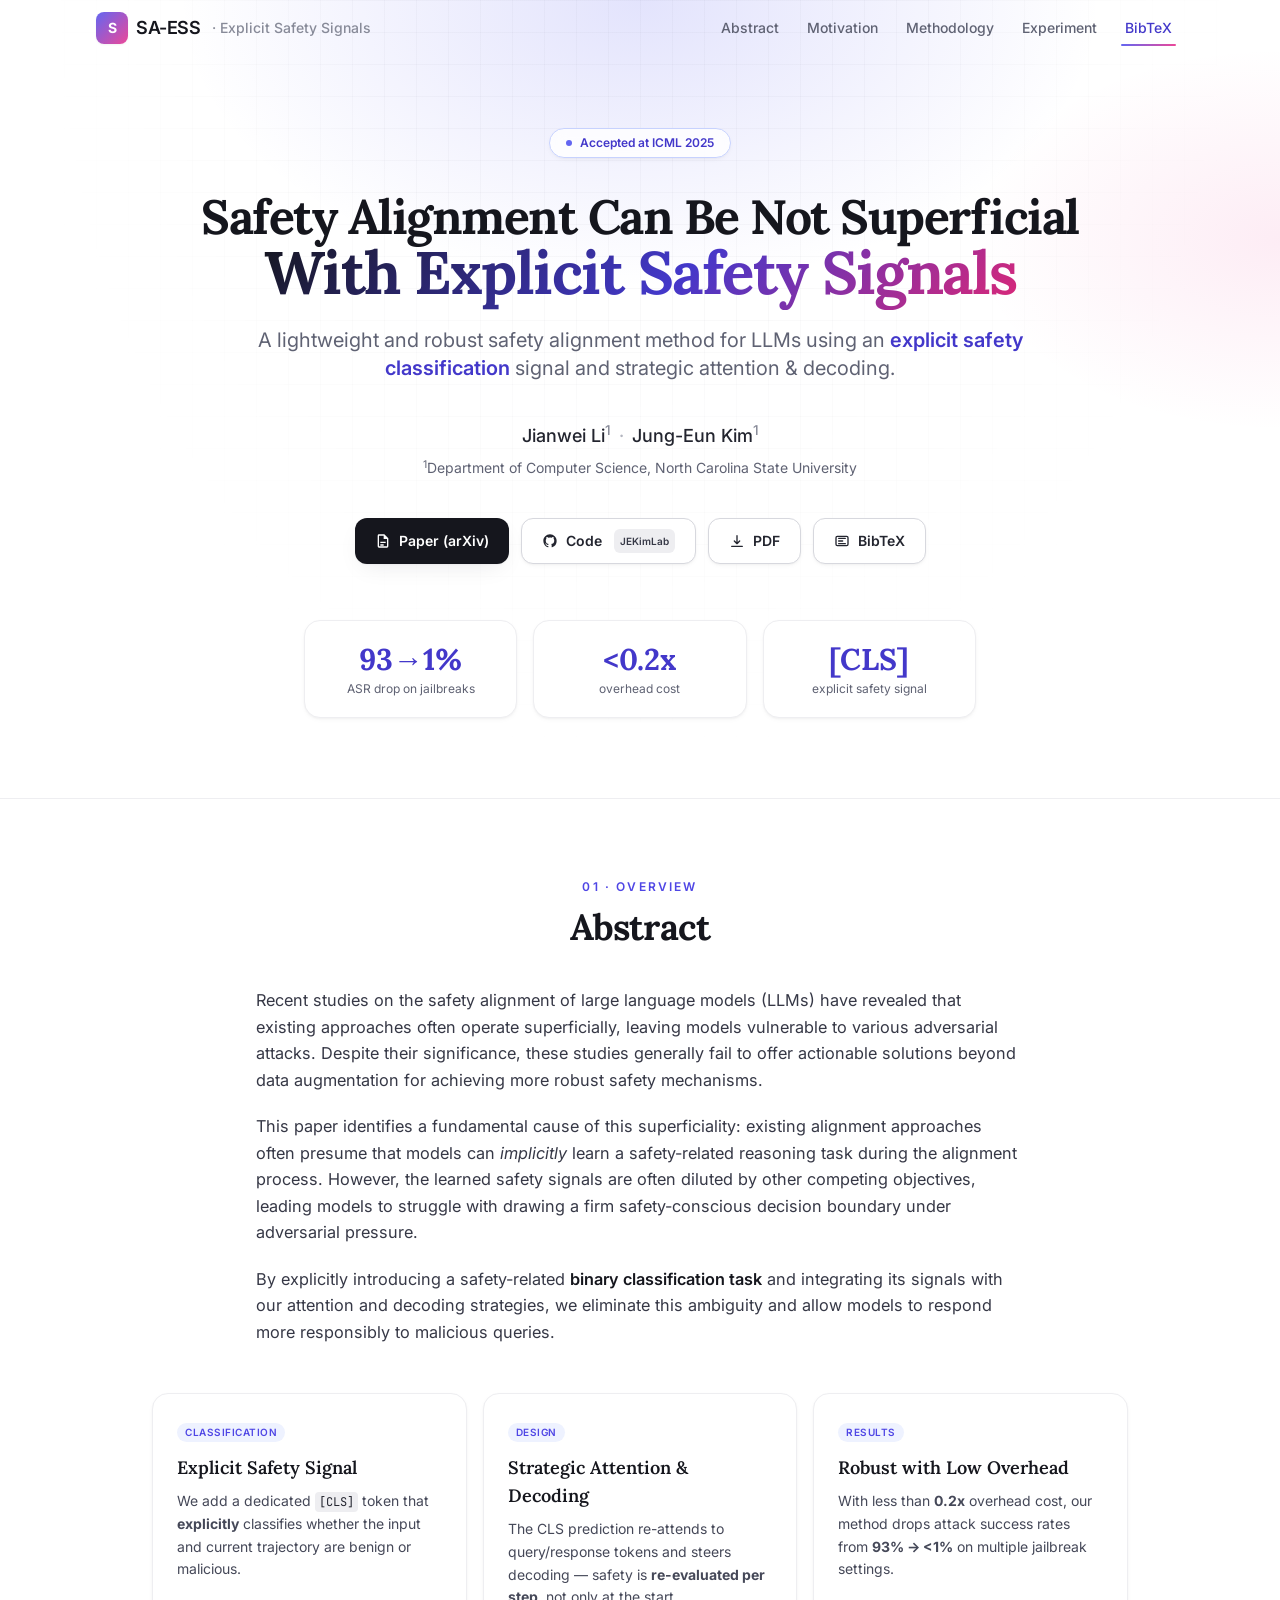
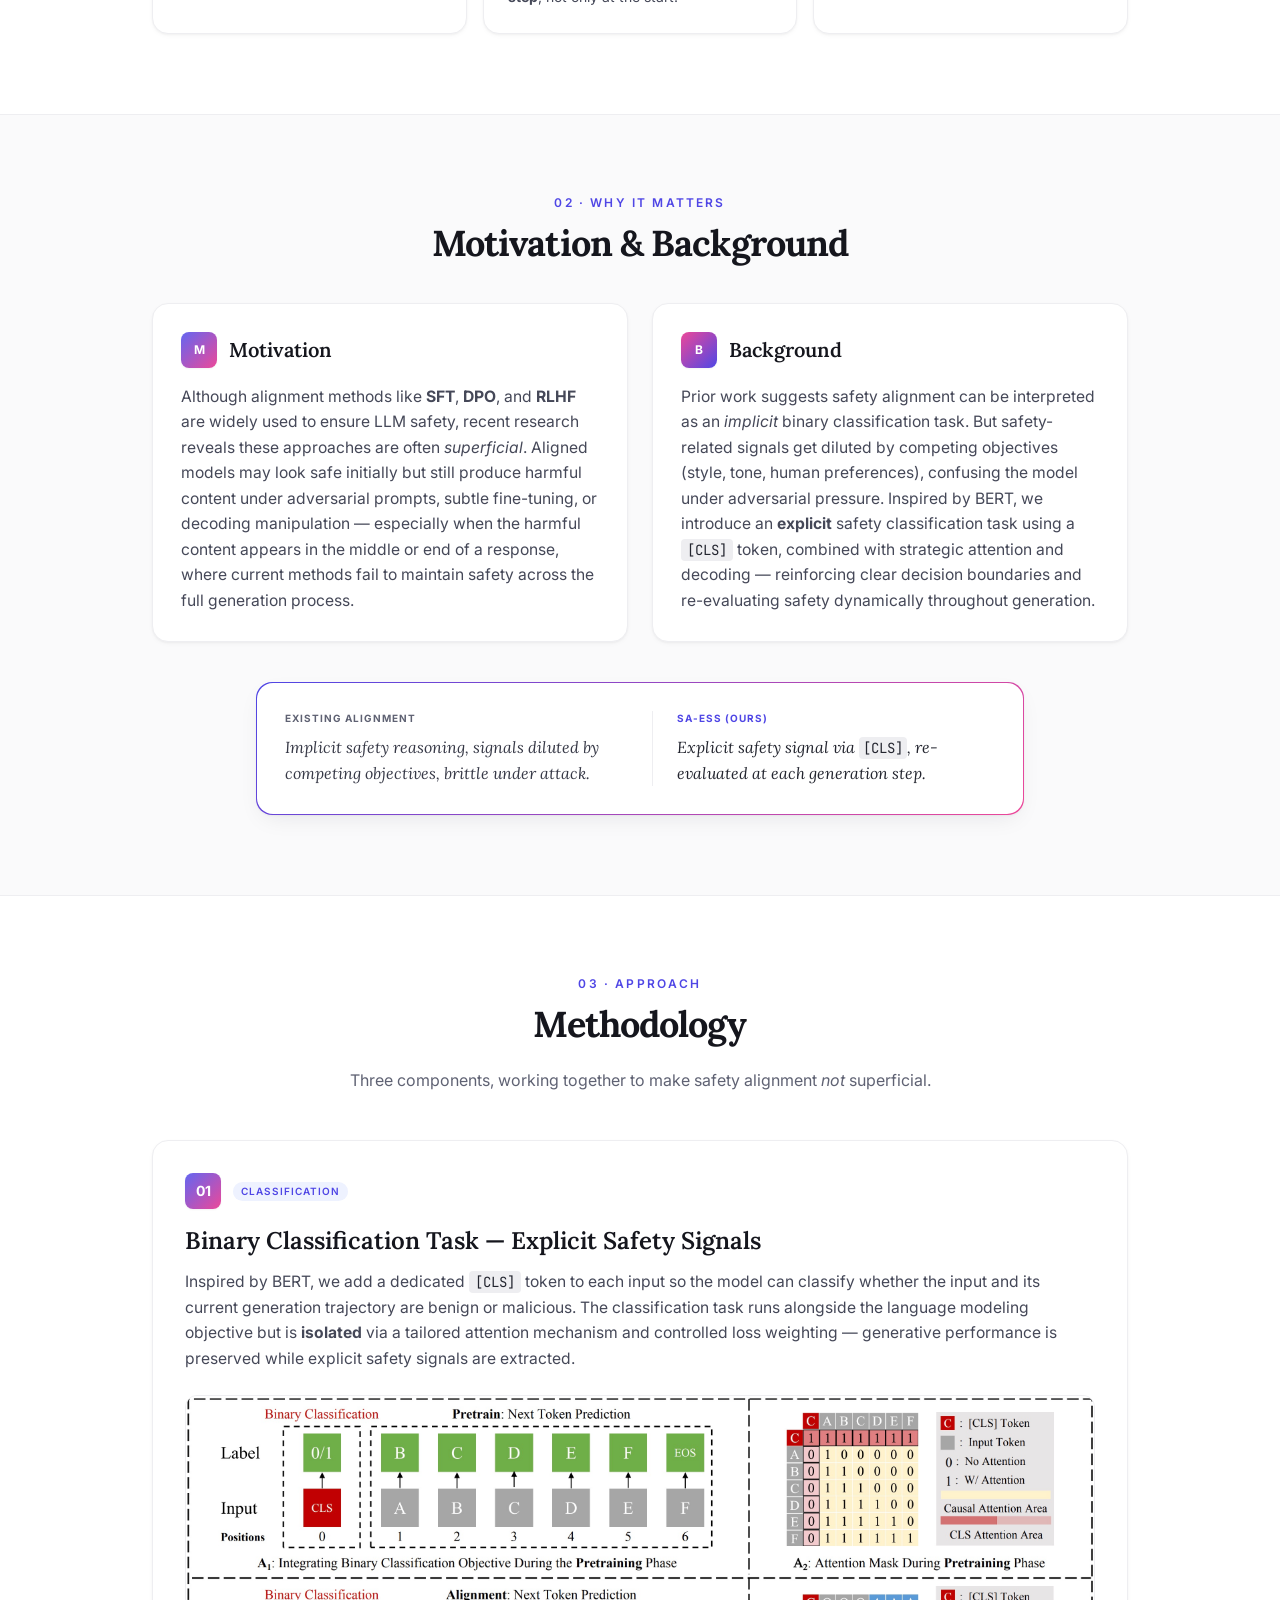
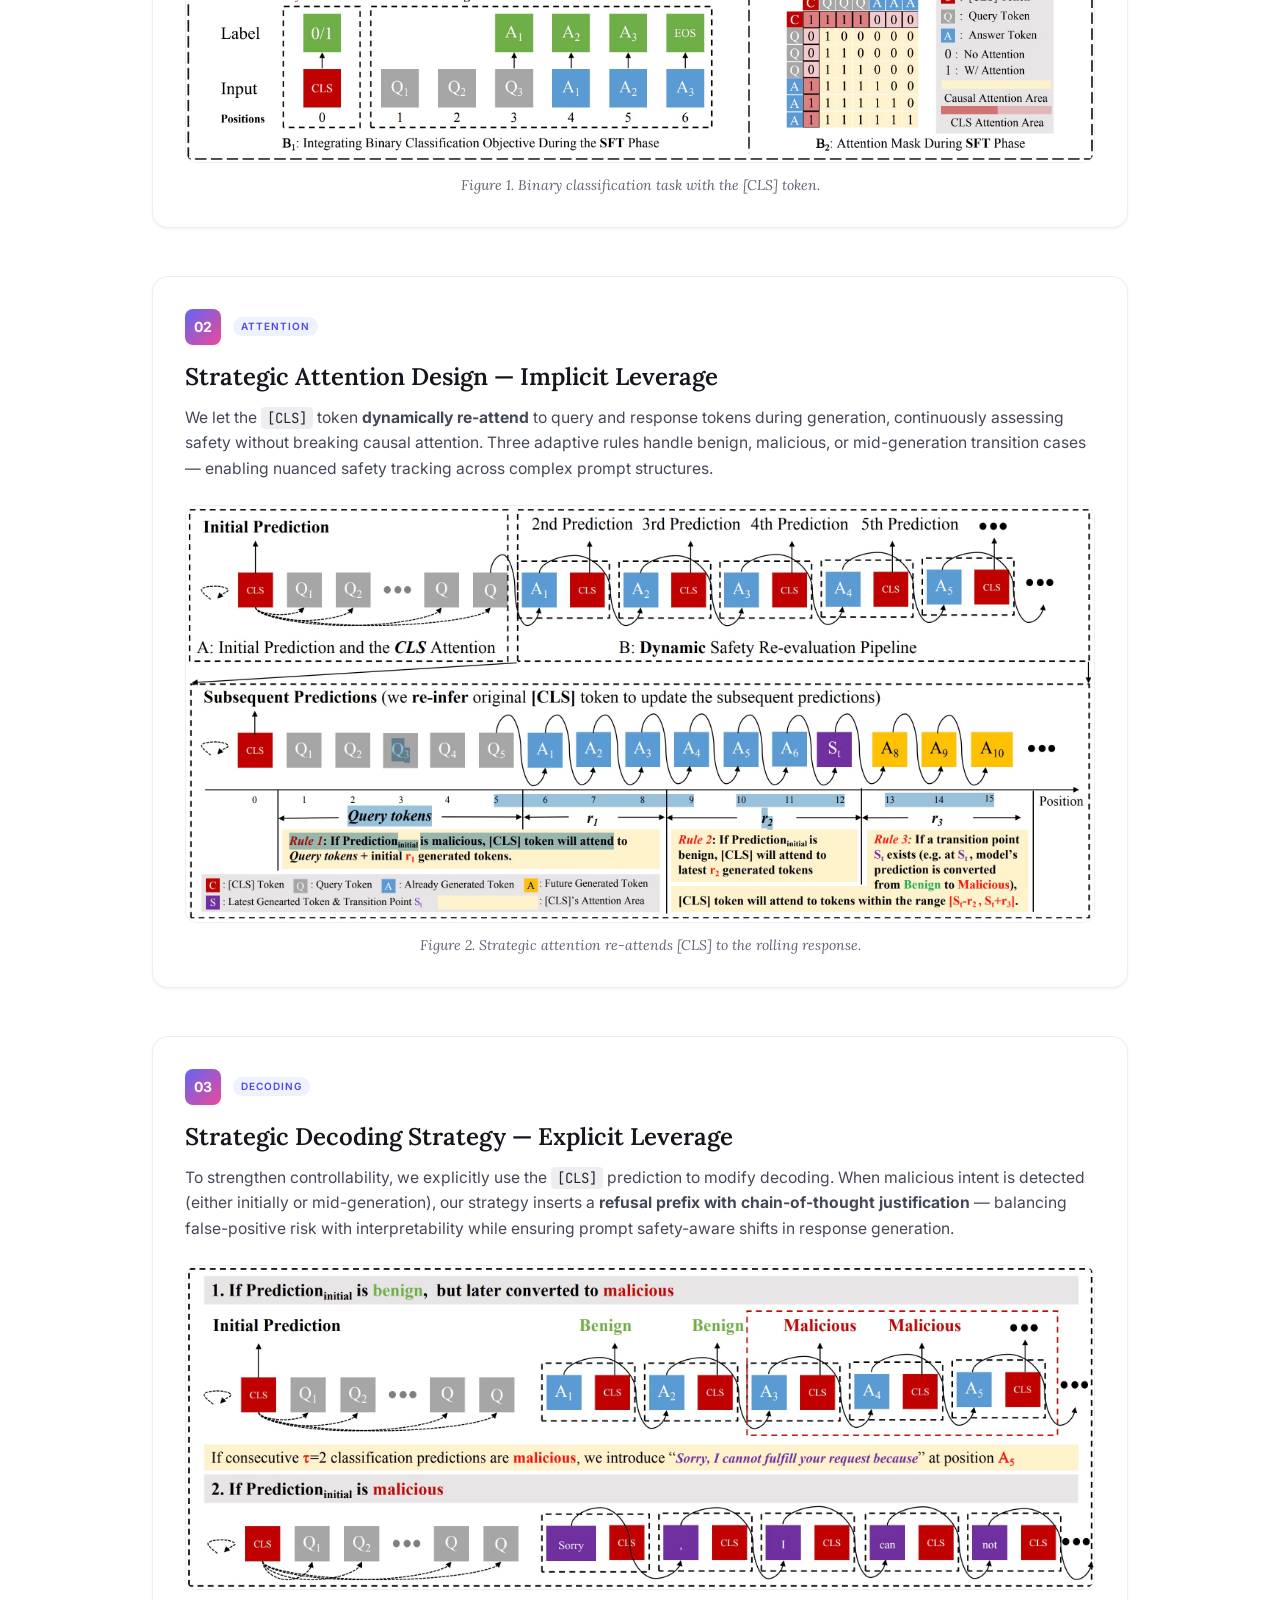
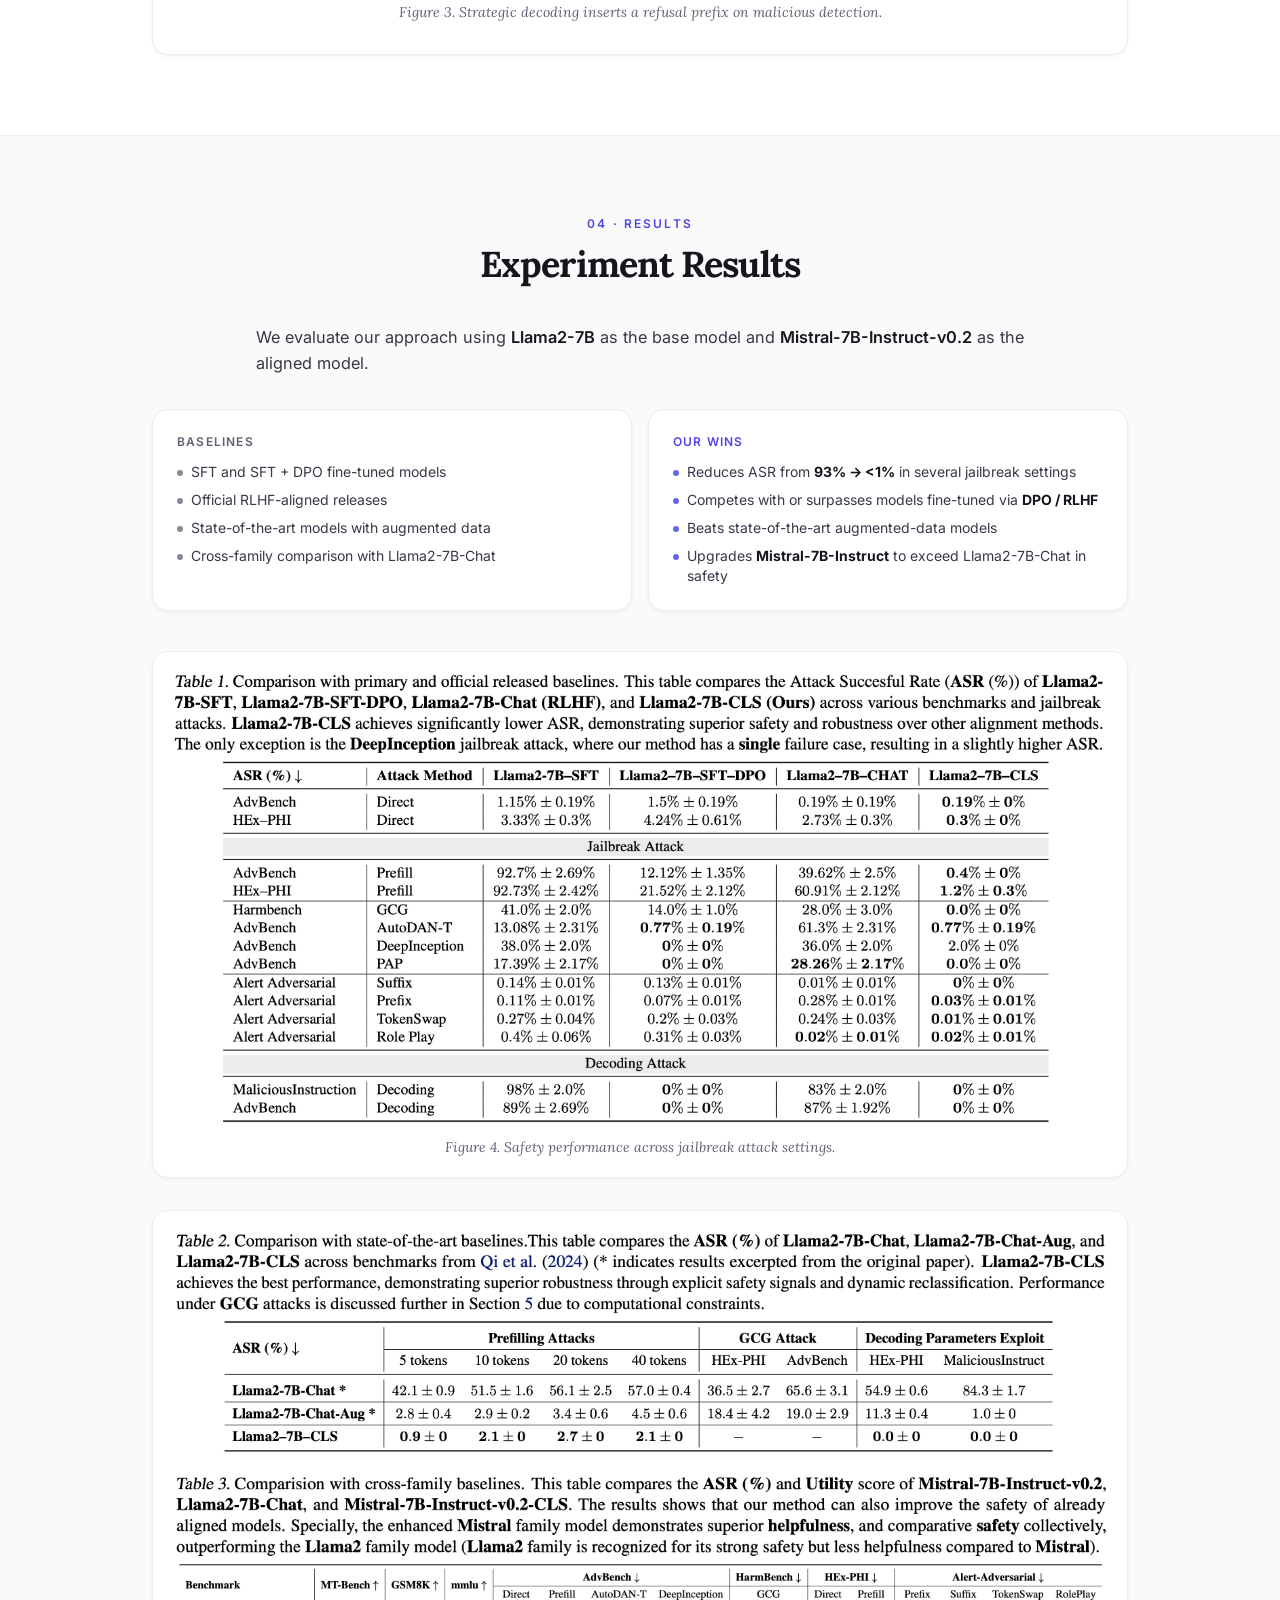
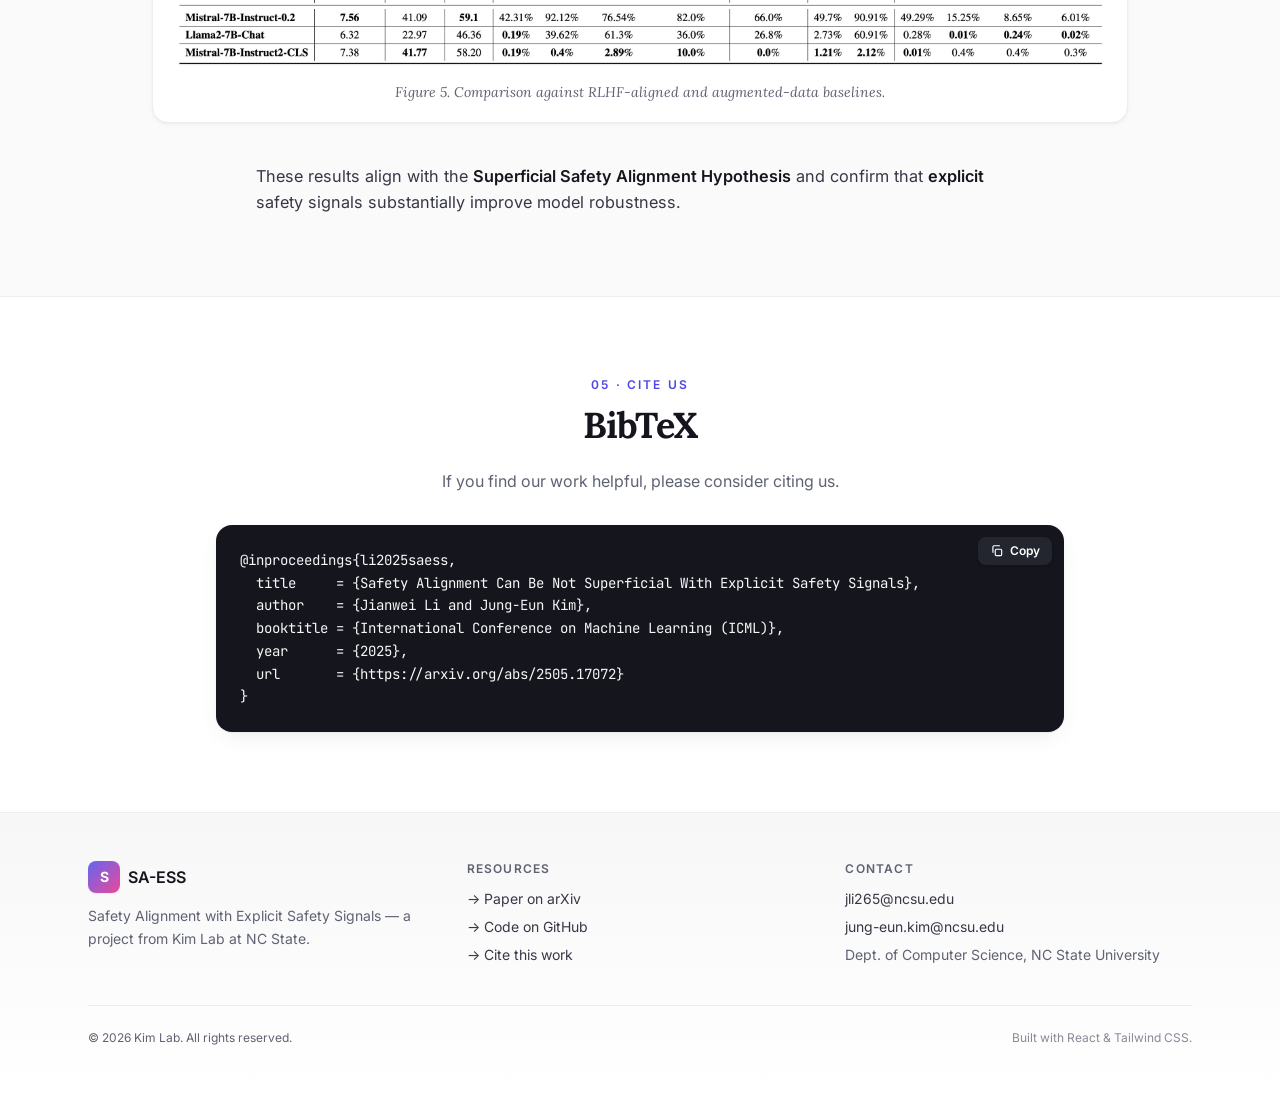
<file: 200.html>
<!doctype html><html lang="en"><head><meta charset="utf-8"/><link rel="icon" href="/favicon.ico"/><meta name="viewport" content="width=device-width,initial-scale=1"/><meta name="theme-color" content="#000000"/><meta name="description" content="SA-ESS introduces explicit safety signals for robust LLM safety alignment, improving resilience to adversarial attacks with low overhead."/><meta name="robots" content="index,follow"/><meta property="og:type" content="website"/><meta property="og:title" content="SA-ESS: Safety Alignment with Explicit Safety Signals"/><meta property="og:description" content="An ICML 2025 project page on robust LLM safety alignment using explicit safety signals and strategic decoding."/><link rel="apple-touch-icon" href="/logo192.png"/><link rel="manifest" href="/manifest.json"/><link rel="preconnect" href="https://fonts.googleapis.com"/><link rel="preconnect" href="https://fonts.gstatic.com" crossorigin/><link href="https://fonts.googleapis.com/css2?family=Inter:wght@300;400;500;600;700;800&family=Lora:ital,wght@0,400;0,500;0,600;0,700;1,400;1,500&family=JetBrains+Mono:wght@400;500&display=swap" rel="stylesheet"/><title>SA-ESS | Safety Alignment with Explicit Safety Signals</title><script defer="defer" src="/static/js/main.c96c90e6.js"></script><link href="/static/css/main.ad3d867a.css" rel="stylesheet"></head><body><noscript>You need to enable JavaScript to run this app.</noscript><div id="root"></div></body></html>
</file>
<file: static/css/main.ad3d867a.css>
*,:after,:before{--tw-border-spacing-x:0;--tw-border-spacing-y:0;--tw-translate-x:0;--tw-translate-y:0;--tw-rotate:0;--tw-skew-x:0;--tw-skew-y:0;--tw-scale-x:1;--tw-scale-y:1;--tw-pan-x: ;--tw-pan-y: ;--tw-pinch-zoom: ;--tw-scroll-snap-strictness:proximity;--tw-gradient-from-position: ;--tw-gradient-via-position: ;--tw-gradient-to-position: ;--tw-ordinal: ;--tw-slashed-zero: ;--tw-numeric-figure: ;--tw-numeric-spacing: ;--tw-numeric-fraction: ;--tw-ring-inset: ;--tw-ring-offset-width:0px;--tw-ring-offset-color:#fff;--tw-ring-color:#3b82f680;--tw-ring-offset-shadow:0 0 #0000;--tw-ring-shadow:0 0 #0000;--tw-shadow:0 0 #0000;--tw-shadow-colored:0 0 #0000;--tw-blur: ;--tw-brightness: ;--tw-contrast: ;--tw-grayscale: ;--tw-hue-rotate: ;--tw-invert: ;--tw-saturate: ;--tw-sepia: ;--tw-drop-shadow: ;--tw-backdrop-blur: ;--tw-backdrop-brightness: ;--tw-backdrop-contrast: ;--tw-backdrop-grayscale: ;--tw-backdrop-hue-rotate: ;--tw-backdrop-invert: ;--tw-backdrop-opacity: ;--tw-backdrop-saturate: ;--tw-backdrop-sepia: ;--tw-contain-size: ;--tw-contain-layout: ;--tw-contain-paint: ;--tw-contain-style: }::backdrop{--tw-border-spacing-x:0;--tw-border-spacing-y:0;--tw-translate-x:0;--tw-translate-y:0;--tw-rotate:0;--tw-skew-x:0;--tw-skew-y:0;--tw-scale-x:1;--tw-scale-y:1;--tw-pan-x: ;--tw-pan-y: ;--tw-pinch-zoom: ;--tw-scroll-snap-strictness:proximity;--tw-gradient-from-position: ;--tw-gradient-via-position: ;--tw-gradient-to-position: ;--tw-ordinal: ;--tw-slashed-zero: ;--tw-numeric-figure: ;--tw-numeric-spacing: ;--tw-numeric-fraction: ;--tw-ring-inset: ;--tw-ring-offset-width:0px;--tw-ring-offset-color:#fff;--tw-ring-color:#3b82f680;--tw-ring-offset-shadow:0 0 #0000;--tw-ring-shadow:0 0 #0000;--tw-shadow:0 0 #0000;--tw-shadow-colored:0 0 #0000;--tw-blur: ;--tw-brightness: ;--tw-contrast: ;--tw-grayscale: ;--tw-hue-rotate: ;--tw-invert: ;--tw-saturate: ;--tw-sepia: ;--tw-drop-shadow: ;--tw-backdrop-blur: ;--tw-backdrop-brightness: ;--tw-backdrop-contrast: ;--tw-backdrop-grayscale: ;--tw-backdrop-hue-rotate: ;--tw-backdrop-invert: ;--tw-backdrop-opacity: ;--tw-backdrop-saturate: ;--tw-backdrop-sepia: ;--tw-contain-size: ;--tw-contain-layout: ;--tw-contain-paint: ;--tw-contain-style: }/*
! tailwindcss v3.4.17 | MIT License | https://tailwindcss.com
*/*,:after,:before{border:0 solid #e5e7eb;box-sizing:border-box}:after,:before{--tw-content:""}:host,html{-webkit-text-size-adjust:100%;font-feature-settings:normal;-webkit-tap-highlight-color:transparent;font-family:Inter,ui-sans-serif,system-ui,sans-serif;font-variation-settings:normal;line-height:1.5;tab-size:4}body{line-height:inherit}hr{border-top-width:1px;color:inherit;height:0}abbr:where([title]){-webkit-text-decoration:underline dotted;text-decoration:underline dotted}h1,h2,h3,h4,h5,h6{font-size:inherit;font-weight:inherit}a{color:inherit;text-decoration:inherit}b,strong{font-weight:bolder}code,kbd,pre,samp{font-feature-settings:normal;font-family:JetBrains Mono,ui-monospace,SFMono-Regular,Menlo,monospace;font-size:1em;font-variation-settings:normal}small{font-size:80%}sub,sup{font-size:75%;line-height:0;position:relative;vertical-align:initial}sub{bottom:-.25em}sup{top:-.5em}table{border-collapse:collapse;border-color:inherit;text-indent:0}button,input,optgroup,select,textarea{font-feature-settings:inherit;color:inherit;font-family:inherit;font-size:100%;font-variation-settings:inherit;font-weight:inherit;letter-spacing:inherit;line-height:inherit;margin:0;padding:0}button,select{text-transform:none}button,input:where([type=button]),input:where([type=reset]),input:where([type=submit]){-webkit-appearance:button;background-color:initial;background-image:none}:-moz-focusring{outline:auto}:-moz-ui-invalid{box-shadow:none}progress{vertical-align:initial}::-webkit-inner-spin-button,::-webkit-outer-spin-button{height:auto}[type=search]{-webkit-appearance:textfield;outline-offset:-2px}::-webkit-search-decoration{-webkit-appearance:none}::-webkit-file-upload-button{-webkit-appearance:button;font:inherit}summary{display:list-item}blockquote,dd,dl,figure,h1,h2,h3,h4,h5,h6,hr,p,pre{margin:0}fieldset{margin:0}fieldset,legend{padding:0}menu,ol,ul{list-style:none;margin:0;padding:0}dialog{padding:0}textarea{resize:vertical}input::placeholder,textarea::placeholder{color:#9ca3af;opacity:1}[role=button],button{cursor:pointer}:disabled{cursor:default}audio,canvas,embed,iframe,img,object,svg,video{display:block;vertical-align:middle}img,video{height:auto;max-width:100%}[hidden]:where(:not([hidden=until-found])){display:none}.prose-paper p{--tw-text-opacity:1;color:#363846;color:rgb(54 56 70/var(--tw-text-opacity,1));font-size:1.02rem;line-height:1.625}.prose-paper strong{font-weight:600}.prose-paper strong,.section-title{--tw-text-opacity:1;color:#15161d;color:rgb(21 22 29/var(--tw-text-opacity,1))}.section-title{font-family:Lora,Georgia,serif;font-size:1.875rem;font-weight:700;letter-spacing:-.025em;line-height:2.25rem;text-align:center}@media (min-width:768px){.section-title{font-size:2.25rem;line-height:2.5rem}}.section-eyebrow{color:#4f46e5;color:rgb(79 70 229/var(--tw-text-opacity,1));font-size:.75rem;font-weight:600;letter-spacing:.18em;line-height:1rem;text-transform:uppercase}.figure-caption,.section-eyebrow{--tw-text-opacity:1;text-align:center}.figure-caption{color:#5f6273;color:rgb(95 98 115/var(--tw-text-opacity,1));font-family:Lora,Georgia,serif;font-size:.875rem;font-style:italic;line-height:1.25rem;margin-top:.75rem}.card{--tw-border-opacity:1;--tw-bg-opacity:1;--tw-shadow:0 1px 2px 0 #0f172a08,0 2px 6px -2px #0f172a0f;--tw-shadow-colored:0 1px 2px 0 var(--tw-shadow-color),0 2px 6px -2px var(--tw-shadow-color);background-color:#fff;background-color:rgb(255 255 255/var(--tw-bg-opacity,1));border-color:#eeeef1;border-color:rgb(238 238 241/var(--tw-border-opacity,1));border-radius:1rem;border-width:1px;box-shadow:0 0 #0000,0 0 #0000,var(--tw-shadow);box-shadow:var(--tw-ring-offset-shadow,0 0 #0000),var(--tw-ring-shadow,0 0 #0000),var(--tw-shadow)}.pointer-events-none{pointer-events:none}.fixed{position:fixed}.absolute{position:absolute}.relative{position:relative}.inset-0{inset:0}.-bottom-0\.5{bottom:-.125rem}.left-0{left:0}.left-2{left:.5rem}.right-0{right:0}.right-2{right:.5rem}.right-3{right:.75rem}.top-0{top:0}.top-3{top:.75rem}.z-50{z-index:50}.mx-2{margin-left:.5rem;margin-right:.5rem}.mx-auto{margin-left:auto;margin-right:auto}.-mr-2{margin-right:-.5rem}.mb-3{margin-bottom:.75rem}.mb-4{margin-bottom:1rem}.mb-6{margin-bottom:1.5rem}.ml-1{margin-left:.25rem}.mt-1{margin-top:.25rem}.mt-10{margin-top:2.5rem}.mt-12{margin-top:3rem}.mt-14{margin-top:3.5rem}.mt-2{margin-top:.5rem}.mt-3{margin-top:.75rem}.mt-4{margin-top:1rem}.mt-6{margin-top:1.5rem}.mt-8{margin-top:2rem}.block{display:block}.inline-block{display:inline-block}.flex{display:flex}.inline-flex{display:inline-flex}.grid{display:grid}.hidden{display:none}.h-1\.5{height:.375rem}.h-14{height:3.5rem}.h-3\.5{height:.875rem}.h-4{height:1rem}.h-8{height:2rem}.h-9{height:2.25rem}.h-\[2px\]{height:2px}.h-auto{height:auto}.min-h-screen{min-height:100vh}.w-1\.5{width:.375rem}.w-3\.5{width:.875rem}.w-4{width:1rem}.w-8{width:2rem}.w-9{width:2.25rem}.w-full{width:100%}.max-w-2xl{max-width:42rem}.max-w-3xl{max-width:48rem}.max-w-4xl{max-width:56rem}.max-w-5xl{max-width:64rem}.max-w-6xl{max-width:72rem}.shrink-0{flex-shrink:0}@keyframes pulse{50%{opacity:.5}}.animate-pulse{animation:pulse 2s cubic-bezier(.4,0,.6,1) infinite}.scroll-mt-20{scroll-margin-top:5rem}.grid-cols-3{grid-template-columns:repeat(3,minmax(0,1fr))}.flex-col{flex-direction:column}.flex-wrap{flex-wrap:wrap}.place-items-center{place-items:center}.items-start{align-items:flex-start}.items-center{align-items:center}.justify-center{justify-content:center}.justify-between{justify-content:space-between}.gap-1{gap:.25rem}.gap-1\.5{gap:.375rem}.gap-2{gap:.5rem}.gap-3{gap:.75rem}.gap-4{gap:1rem}.gap-6{gap:1.5rem}.gap-8{gap:2rem}.space-y-12>:not([hidden])~:not([hidden]){--tw-space-y-reverse:0;margin-bottom:calc(3rem*var(--tw-space-y-reverse));margin-top:calc(3rem*(1 - var(--tw-space-y-reverse)))}.space-y-2>:not([hidden])~:not([hidden]){--tw-space-y-reverse:0;margin-bottom:calc(.5rem*var(--tw-space-y-reverse));margin-top:calc(.5rem*(1 - var(--tw-space-y-reverse)))}.space-y-5>:not([hidden])~:not([hidden]){--tw-space-y-reverse:0;margin-bottom:calc(1.25rem*var(--tw-space-y-reverse));margin-top:calc(1.25rem*(1 - var(--tw-space-y-reverse)))}.space-y-8>:not([hidden])~:not([hidden]){--tw-space-y-reverse:0;margin-bottom:calc(2rem*var(--tw-space-y-reverse));margin-top:calc(2rem*(1 - var(--tw-space-y-reverse)))}.overflow-hidden{overflow:hidden}.overflow-x-auto{overflow-x:auto}.rounded{border-radius:.25rem}.rounded-2xl{border-radius:1rem}.rounded-full{border-radius:9999px}.rounded-lg{border-radius:.5rem}.rounded-md{border-radius:.375rem}.rounded-xl{border-radius:.75rem}.border{border-width:1px}.border-b{border-bottom-width:1px}.border-t{border-top-width:1px}.border-brand-200{--tw-border-opacity:1;border-color:#c7d2fe;border-color:rgb(199 210 254/var(--tw-border-opacity,1))}.border-ink-100{--tw-border-opacity:1;border-color:#eeeef1;border-color:rgb(238 238 241/var(--tw-border-opacity,1))}.border-ink-200{--tw-border-opacity:1;border-color:#d7d8de;border-color:rgb(215 216 222/var(--tw-border-opacity,1))}.border-transparent{border-color:#0000}.bg-brand-50{--tw-bg-opacity:1;background-color:#eef2ff;background-color:rgb(238 242 255/var(--tw-bg-opacity,1))}.bg-brand-50\/60{background-color:#eef2ff99}.bg-brand-500{--tw-bg-opacity:1;background-color:#6366f1;background-color:rgb(99 102 241/var(--tw-bg-opacity,1))}.bg-ink-100{--tw-bg-opacity:1;background-color:#eeeef1;background-color:rgb(238 238 241/var(--tw-bg-opacity,1))}.bg-ink-400{--tw-bg-opacity:1;background-color:#878a98;background-color:rgb(135 138 152/var(--tw-bg-opacity,1))}.bg-ink-50\/60{background-color:#f7f7f899}.bg-ink-800{--tw-bg-opacity:1;background-color:#23252f;background-color:rgb(35 37 47/var(--tw-bg-opacity,1))}.bg-ink-900{--tw-bg-opacity:1;background-color:#15161d;background-color:rgb(21 22 29/var(--tw-bg-opacity,1))}.bg-white{--tw-bg-opacity:1;background-color:#fff;background-color:rgb(255 255 255/var(--tw-bg-opacity,1))}.bg-white\/0{background-color:#fff0}.bg-white\/75{background-color:#ffffffbf}.bg-white\/80{background-color:#fffc}.bg-white\/95{background-color:#fffffff2}.bg-grad-accent-brand{background-image:linear-gradient(135deg,#ec4899,#4f46e5)}.bg-grad-brand-accent{background-image:linear-gradient(135deg,#6366f1,#ec4899)}.bg-grad-brand-accent-r{background-image:linear-gradient(90deg,#6366f1,#ec4899)}.bg-grad-callout{background-image:linear-gradient(135deg,#4f46e5,#ec4899)}.bg-grad-footer{background-image:linear-gradient(180deg,#f7f7f8,#fff)}.p-2{padding:.5rem}.p-4{padding:1rem}.p-5{padding:1.25rem}.p-6{padding:1.5rem}.p-\[1px\]{padding:1px}.px-1{padding-left:.25rem;padding-right:.25rem}.px-1\.5{padding-left:.375rem;padding-right:.375rem}.px-2{padding-left:.5rem;padding-right:.5rem}.px-3{padding-left:.75rem;padding-right:.75rem}.px-4{padding-left:1rem;padding-right:1rem}.px-5{padding-left:1.25rem;padding-right:1.25rem}.px-6{padding-left:1.5rem;padding-right:1.5rem}.py-0\.5{padding-bottom:.125rem;padding-top:.125rem}.py-1\.5{padding-bottom:.375rem;padding-top:.375rem}.py-12{padding-bottom:3rem;padding-top:3rem}.py-2{padding-bottom:.5rem;padding-top:.5rem}.py-2\.5{padding-bottom:.625rem;padding-top:.625rem}.py-20{padding-bottom:5rem;padding-top:5rem}.py-5{padding-bottom:1.25rem;padding-top:1.25rem}.pb-16{padding-bottom:4rem}.pt-28{padding-top:7rem}.pt-6{padding-top:1.5rem}.text-center{text-align:center}.font-mono{font-family:JetBrains Mono,ui-monospace,SFMono-Regular,Menlo,monospace}.font-serif{font-family:Lora,Georgia,serif}.text-3xl{font-size:1.875rem;line-height:2.25rem}.text-4xl{font-size:2.25rem;line-height:2.5rem}.text-\[0\.98rem\]{font-size:.98rem}.text-\[10px\]{font-size:10px}.text-base{font-size:1rem;line-height:1.5rem}.text-lg{font-size:1.125rem;line-height:1.75rem}.text-sm{font-size:.875rem;line-height:1.25rem}.text-xl{font-size:1.25rem;line-height:1.75rem}.text-xs{font-size:.75rem;line-height:1rem}.font-bold{font-weight:700}.font-medium{font-weight:500}.font-semibold{font-weight:600}.uppercase{text-transform:uppercase}.italic{font-style:italic}.not-italic{font-style:normal}.leading-relaxed{line-height:1.625}.leading-tight{line-height:1.25}.tracking-tight{letter-spacing:-.025em}.tracking-wider{letter-spacing:.05em}.tracking-widest{letter-spacing:.1em}.text-brand-600{--tw-text-opacity:1;color:#4f46e5;color:rgb(79 70 229/var(--tw-text-opacity,1))}.text-brand-700{--tw-text-opacity:1;color:#4338ca;color:rgb(67 56 202/var(--tw-text-opacity,1))}.text-ink-300{--tw-text-opacity:1;color:#b3b5bf;color:rgb(179 181 191/var(--tw-text-opacity,1))}.text-ink-400{--tw-text-opacity:1;color:#878a98;color:rgb(135 138 152/var(--tw-text-opacity,1))}.text-ink-50{--tw-text-opacity:1;color:#f7f7f8;color:rgb(247 247 248/var(--tw-text-opacity,1))}.text-ink-500{--tw-text-opacity:1;color:#5f6273;color:rgb(95 98 115/var(--tw-text-opacity,1))}.text-ink-600{--tw-text-opacity:1;color:#454858;color:rgb(69 72 88/var(--tw-text-opacity,1))}.text-ink-700{--tw-text-opacity:1;color:#363846;color:rgb(54 56 70/var(--tw-text-opacity,1))}.text-ink-800{--tw-text-opacity:1;color:#23252f;color:rgb(35 37 47/var(--tw-text-opacity,1))}.text-ink-900{--tw-text-opacity:1;color:#15161d;color:rgb(21 22 29/var(--tw-text-opacity,1))}.text-white{--tw-text-opacity:1;color:#fff;color:rgb(255 255 255/var(--tw-text-opacity,1))}.opacity-60{opacity:.6}.shadow-card{--tw-shadow:0 1px 2px 0 #0f172a0a,0 8px 24px -8px #0f172a1a;--tw-shadow-colored:0 1px 2px 0 var(--tw-shadow-color),0 8px 24px -8px var(--tw-shadow-color)}.shadow-card,.shadow-sm{box-shadow:0 0 #0000,0 0 #0000,var(--tw-shadow);box-shadow:var(--tw-ring-offset-shadow,0 0 #0000),var(--tw-ring-shadow,0 0 #0000),var(--tw-shadow)}.shadow-sm{--tw-shadow:0 1px 2px 0 #0000000d;--tw-shadow-colored:0 1px 2px 0 var(--tw-shadow-color)}.shadow-soft{--tw-shadow:0 1px 2px 0 #0f172a08,0 2px 6px -2px #0f172a0f;--tw-shadow-colored:0 1px 2px 0 var(--tw-shadow-color),0 2px 6px -2px var(--tw-shadow-color);box-shadow:0 0 #0000,0 0 #0000,var(--tw-shadow);box-shadow:var(--tw-ring-offset-shadow,0 0 #0000),var(--tw-ring-shadow,0 0 #0000),var(--tw-shadow)}.backdrop-blur{--tw-backdrop-blur:blur(8px)}.backdrop-blur,.backdrop-blur-md{-webkit-backdrop-filter:var(--tw-backdrop-blur) var(--tw-backdrop-brightness) var(--tw-backdrop-contrast) var(--tw-backdrop-grayscale) var(--tw-backdrop-hue-rotate) var(--tw-backdrop-invert) var(--tw-backdrop-opacity) var(--tw-backdrop-saturate) var(--tw-backdrop-sepia);backdrop-filter:var(--tw-backdrop-blur) var(--tw-backdrop-brightness) var(--tw-backdrop-contrast) var(--tw-backdrop-grayscale) var(--tw-backdrop-hue-rotate) var(--tw-backdrop-invert) var(--tw-backdrop-opacity) var(--tw-backdrop-saturate) var(--tw-backdrop-sepia)}.backdrop-blur-md{--tw-backdrop-blur:blur(12px)}.transition{transition-duration:.15s;transition-property:color,background-color,border-color,fill,stroke,opacity,box-shadow,transform,filter,-webkit-text-decoration-color,-webkit-backdrop-filter;transition-property:color,background-color,border-color,text-decoration-color,fill,stroke,opacity,box-shadow,transform,filter,backdrop-filter;transition-property:color,background-color,border-color,text-decoration-color,fill,stroke,opacity,box-shadow,transform,filter,backdrop-filter,-webkit-text-decoration-color,-webkit-backdrop-filter;transition-timing-function:cubic-bezier(.4,0,.2,1)}.transition-all{transition-duration:.15s;transition-property:all;transition-timing-function:cubic-bezier(.4,0,.2,1)}.transition-colors{transition-duration:.15s;transition-property:color,background-color,border-color,fill,stroke,-webkit-text-decoration-color;transition-property:color,background-color,border-color,text-decoration-color,fill,stroke;transition-property:color,background-color,border-color,text-decoration-color,fill,stroke,-webkit-text-decoration-color;transition-timing-function:cubic-bezier(.4,0,.2,1)}.transition-shadow{transition-duration:.15s;transition-property:box-shadow;transition-timing-function:cubic-bezier(.4,0,.2,1)}.duration-200{transition-duration:.2s}.duration-300{transition-duration:.3s}html{scroll-behavior:smooth}body{-webkit-font-smoothing:antialiased;-moz-osx-font-smoothing:grayscale;background-color:#fff;color:#23252f;font-family:Inter,-apple-system,BlinkMacSystemFont,Segoe UI,Roboto,Oxygen,Ubuntu,Cantarell,Fira Sans,Droid Sans,Helvetica Neue,sans-serif;margin:0}code,pre{font-family:JetBrains Mono,source-code-pro,Menlo,Monaco,Consolas,Courier New,monospace}::selection{background-color:#6366f133}.hover\:-translate-y-0\.5:hover{--tw-translate-y:-0.125rem;transform:translate(var(--tw-translate-x),var(--tw-translate-y)) rotate(var(--tw-rotate)) skewX(var(--tw-skew-x)) skewY(var(--tw-skew-y)) scaleX(var(--tw-scale-x)) scaleY(var(--tw-scale-y))}.hover\:border-brand-300:hover{--tw-border-opacity:1;border-color:#a5b4fc;border-color:rgb(165 180 252/var(--tw-border-opacity,1))}.hover\:border-ink-300:hover{--tw-border-opacity:1;border-color:#b3b5bf;border-color:rgb(179 181 191/var(--tw-border-opacity,1))}.hover\:bg-ink-50:hover{--tw-bg-opacity:1;background-color:#f7f7f8;background-color:rgb(247 247 248/var(--tw-bg-opacity,1))}.hover\:bg-ink-700:hover{--tw-bg-opacity:1;background-color:#363846;background-color:rgb(54 56 70/var(--tw-bg-opacity,1))}.hover\:bg-white:hover{--tw-bg-opacity:1;background-color:#fff;background-color:rgb(255 255 255/var(--tw-bg-opacity,1))}.hover\:text-brand-700:hover{--tw-text-opacity:1;color:#4338ca;color:rgb(67 56 202/var(--tw-text-opacity,1))}.hover\:text-ink-900:hover{--tw-text-opacity:1;color:#15161d;color:rgb(21 22 29/var(--tw-text-opacity,1))}.hover\:shadow-card:hover{--tw-shadow:0 1px 2px 0 #0f172a0a,0 8px 24px -8px #0f172a1a;--tw-shadow-colored:0 1px 2px 0 var(--tw-shadow-color),0 8px 24px -8px var(--tw-shadow-color);box-shadow:0 0 #0000,0 0 #0000,var(--tw-shadow);box-shadow:var(--tw-ring-offset-shadow,0 0 #0000),var(--tw-ring-shadow,0 0 #0000),var(--tw-shadow)}.group:hover .group-hover\:text-brand-600{--tw-text-opacity:1;color:#4f46e5;color:rgb(79 70 229/var(--tw-text-opacity,1))}@media (min-width:640px){.sm\:grid-cols-2{grid-template-columns:repeat(2,minmax(0,1fr))}.sm\:border-l{border-left-width:1px}.sm\:border-ink-100{--tw-border-opacity:1;border-color:#eeeef1;border-color:rgb(238 238 241/var(--tw-border-opacity,1))}.sm\:pl-6{padding-left:1.5rem}.sm\:text-4xl{font-size:2.25rem;line-height:2.5rem}.sm\:text-5xl{font-size:3rem;line-height:1}}@media (min-width:768px){.md\:flex{display:flex}.md\:hidden{display:none}.md\:grid-cols-2{grid-template-columns:repeat(2,minmax(0,1fr))}.md\:grid-cols-3{grid-template-columns:repeat(3,minmax(0,1fr))}.md\:flex-row{flex-direction:row}.md\:p-5{padding:1.25rem}.md\:p-6{padding:1.5rem}.md\:p-7{padding:1.75rem}.md\:p-8{padding:2rem}.md\:px-8{padding-left:2rem;padding-right:2rem}.md\:pb-20{padding-bottom:5rem}.md\:pt-32{padding-top:8rem}.md\:text-2xl{font-size:1.5rem;line-height:2rem}.md\:text-5xl{font-size:3rem;line-height:1}.md\:text-6xl{font-size:3.75rem;line-height:1}.md\:text-lg{font-size:1.125rem;line-height:1.75rem}.md\:text-xl{font-size:1.25rem;line-height:1.75rem}}@media (min-width:1024px){.lg\:inline{display:inline}}.App{text-align:left}
/*# sourceMappingURL=main.ad3d867a.css.map*/
</file>
